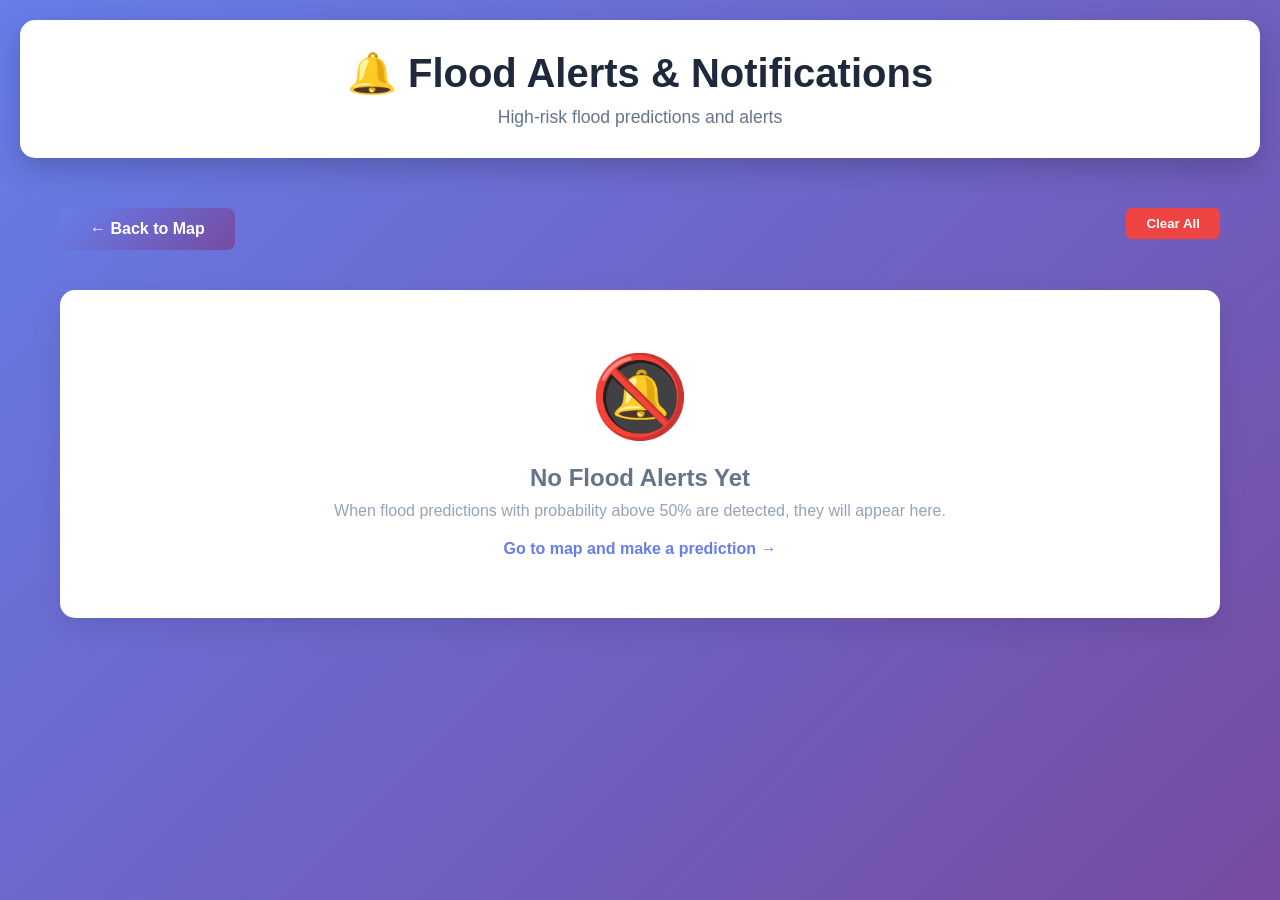
<file: templates/notifications.html>
<!DOCTYPE html>
<html lang="en">
<head>
    <meta charset="UTF-8">
    <meta name="viewport" content="width=device-width, initial-scale=1.0">
    <title>Flood Alerts & Notifications</title>
    <link rel="stylesheet" href="/static/css/style.css">
    <style>
        .notifications-container {
            max-width: 1200px;
            margin: 0 auto;
            padding: 20px;
        }

        .notification-alert {
            background: white;
            border-radius: 15px;
            padding:30px;
            margin-bottom: 20px;
            box-shadow: 0 10px 30px rgba(0, 0, 0, 0.15);
            border-left: 8px solid;
            animation: slideIn 0.3s ease-out;
        }

        @keyframes slideIn{
            from {
                transform: translateX(-100%);
                opacity: 0;
            }
            to {
                transform: translateX(0);
                opacity: 1;
            }
        }

        .notification-alert.high {
            border-left-color: #ef4444;
            background: linear-gradient(135deg, #fff 0%, #fef2f2 100%);
        }

        .notification-alert.medium {
            border-left-color: #fbbf24;
            background: linear-gradient(135deg, #fff 0%, #fefce8 100%);
        }

        .notification-alert.low {
            border-left-color: #4ade80;
            background: linear-gradient(135deg, #fff 0%, #f0fdf4 100%);
        }

        .notification-header {
            display: flex;
            align-items: center;
            justify-content: space-between;
            margin-bottom: 20px;
        }

        .notification-icon {
            font-size: 48px;
            margin-right: 20px;
        }

        .notification-title {
            flex: 1;
        }

        .notification-title h2 {
            margin: 0;
            color: #1e293b;
            font-size: 28px;
        }

        .notification-title p {
            margin: 5px 0 0 0;
            color: #64748b;
            font-size: 14px;
        }

        .notification-badge {
            padding: 10px 20px;
            border-radius: 25px;
            font-weight: bold;
            text-transform: uppercase;
            font-size: 14px;
        }

        .notification-badge.high {
            background: #ef4444;
            color: white;
        }

        .notification-badge.medium {
            background: #fbbf24;
            color: #78350f;
        }

        .notification-badge.low {
            background: #4ade80;
            color: #14532d;
        }

        .notification-body {
            display: grid;
            grid-template-columns: 1fr 1fr;
            gap: 20px;
            margin-top: 25px;
        }

        .notification-section {
            background: white;
            padding: 20px;
            border-radius: 10px;
            box-shadow: 0 2px 8px rgba(0, 0, 0, 0.08);
        }

        .notification-section h3 {
            margin: 0 0 15px 0;
            color: #334155;
            font-size: 18px;
            border-bottom: 2px solid #e2e8f0;
            padding-bottom: 10px;
        }

        .detail-item {
            display: flex;
            justify-content: space-between;
            padding: 10px 0;
            border-bottom: 1px solid #f1f5f9;
        }

        .detail-item:last-child {
            border-bottom: none;
        }

        .detail-label {
            color: #64748b;
            font-weight: 500;
        }

        .detail-value {
            color: #1e293b;
            font-weight: bold;
        }

        .recommendations {
            grid-column: 1 / -1;
        }

        .recommendations ul {
            margin: 0;
            padding-left: 20px;
        }

        .recommendations li {
            padding: 8px 0;
            color: #475569;
            line-height: 1.6;
        }

        .no-notifications {
            text-align: center;
            padding: 60px 20px;
            background: white;
            border-radius: 15px;
            box-shadow: 0 10px 30px rgba(0, 0, 0, 0.1);
        }

        .no-notifications-icon {
            font-size: 80px;
            margin-bottom: 20px;
        }

        .no-notifications h2 {
            color: #64748b;
            margin-bottom: 10px;
        }

        .no-notifications p {
            color: #94a3b8;
        }

        .back-button {
            display: inline-block;
            padding: 12px 30px;
            background: linear-gradient(135deg, #667eea 0%, #764ba2 100%);
            color: white;
            text-decoration: none;
            border-radius: 8px;
            margin-bottom: 20px;
            font-weight: 600;
            transition: transform 0.2s;
        }

        .back-button:hover {
            transform: translateY(-2px);
            box-shadow: 0 5px 15px rgba(102, 126, 234, 0.4);
        }

        .probability-meter {
            margin: 20px 0;
        }

        .probability-bar {
            height: 30px;
            background: #e2e8f0;
            border-radius: 15px;
            overflow: hidden;
            position: relative;
        }

        .probability-fill {
            height: 100%;
            transition: width 0.5s ease-out;
            display: flex;
            align-items: center;
            justify-content: flex-end;
            padding-right: 15px;
            color: white;
            font-weight: bold;
        }

        .probability-fill.high {
            background: linear-gradient(90deg, #ef4444 0%, #dc2626 100%);
        }

        .probability-fill.medium {
            background: linear-gradient(90deg, #fbbf24 0%, #f59e0b 100%);
        }

        .probability-fill.low {
            background: linear-gradient(90deg, #4ade80 0%, #22c55e 100%);
        }

        .features-grid {
            display: grid;
            grid-template-columns: repeat(2, 1fr);
            gap: 15px;
        }

        .feature-box {
            background: #f8fafc;
            padding: 15px;
            border-radius: 8px;
            border: 1px solid #e2e8f0;
        }

        .feature-box-icon {
            font-size: 24px;
            margin-bottom: 5px;
        }

        .feature-box-label {
            color: #64748b;
            font-size: 12px;
            text-transform: uppercase;
            margin-bottom: 5px;
        }

        .feature-box-value {
            color: #1e293b;
            font-size: 22px;
            font-weight: bold;
        }

        .clear-btn {
            float: right;
            padding: 8px 20px;
            background: #ef4444;
            color: white;
            border: none;
            border-radius: 6px;
            cursor: pointer;
            font-weight: 600;
            transition: background 0.2s;
        }

        .clear-btn:hover {
            background: #dc2626;
        }

        @media (max-width: 768px) {
            .notification-body {
                grid-template-columns: 1fr;
            }

            .features-grid {
                grid-template-columns: 1fr;
            }

            .notification-header {
                flex-direction: column;
                align-items: flex-start;
            }

            .notification-badge {
                margin-top: 10px;
            }
        }
    </style>
</head>
<body>
    <div class="header">
        <h1>🔔 Flood Alerts & Notifications</h1>
        <p>High-risk flood predictions and alerts</p>
    </div>

    <div class="notifications-container">
        <div style="margin-bottom: 20px;">
            <a href="/" class="back-button">← Back to Map</a>
            <button class="clear-btn" onclick="clearAllNotifications()">Clear All</button>
        </div>

        <div id="notificationsList">
            <!-- Notifications will be dynamically added here -->
        </div>

        <div class="no-notifications" id="noNotifications">
            <div class="no-notifications-icon">🔕</div>
            <h2>No Flood Alerts Yet</h2>
            <p>When flood predictions with probability above 50% are detected, they will appear here.</p>
            <p style="margin-top: 20px;">
                <a href="/" style="color: #667eea; text-decoration: none; font-weight: 600;">
                    Go to map and make a prediction →
                </a>
            </p>
        </div>
    </div>

    <script>
        // Load notifications from localStorage
        function loadNotifications() {
            const notifications = JSON.parse(localStorage.getItem('floodNotifications') || '[]');
            const container = document.getElementById('notificationsList');
            const noNotifications = document.getElementById('noNotifications');

            if (notifications.length === 0) {
                container.innerHTML = '';
                noNotifications.style.display = 'block';
                return;
            }

            noNotifications.style.display = 'none';
            
            // Sort by timestamp (newest first)
            notifications.sort((a, b) => new Date(b.timestamp) - new Date(a.timestamp));

            container.innerHTML = notifications.map((notif, index) => {
                const riskClass = notif.risk_level.toLowerCase();
                const probability = (notif.flood_probability * 100).toFixed(1);
                const date = new Date(notif.timestamp);
                const formattedDate = date.toLocaleString();

                let icon = '🔴';
                if (riskClass === 'medium') icon = '🟡';
                if (riskClass === 'low') icon = '🟢';

                return `
                    <div class="notification-alert ${riskClass}">
                        <div class="notification-header">
                            <div style="display: flex; align-items: center; flex: 1;">
                                <div class="notification-icon">${icon}</div>
                                <div class="notification-title">
                                    <h2>${notif.risk_level} RISK ALERT</h2>
                                    <p>📍 Location: ${notif.location.lat.toFixed(4)}°, ${notif.location.lon.toFixed(4)}° • ${formattedDate}</p>
                                </div>
                            </div>
                            <div>
                                <span class="notification-badge ${riskClass}">${notif.risk_level} RISK</span>
                            </div>
                        </div>

                        <div class="probability-meter">
                            <div class="probability-bar">
                                <div class="probability-fill ${riskClass}" style="width: ${probability}%;">
                                    ${probability}%
                                </div>
                            </div>
                        </div>

                        <div class="notification-body">
                            <div class="notification-section">
                                <h3>📊 Environmental Conditions</h3>
                                <div class="features-grid">
                                    <div class="feature-box">
                                        <div class="feature-box-icon">🌧️</div>
                                        <div class="feature-box-label">Rainfall (7-day)</div>
                                        <div class="feature-box-value">${notif.features.rainfall_7d_mm.toFixed(1)} mm</div>
                                    </div>
                                    <div class="feature-box">
                                        <div class="feature-box-icon">💧</div>
                                        <div class="feature-box-label">Soil Moisture</div>
                                        <div class="feature-box-value">${notif.features.soil_moisture.toFixed(1)}</div>
                                    </div>
                                    <div class="feature-box">
                                        <div class="feature-box-icon">⛰️</div>
                                        <div class="feature-box-label">Elevation</div>
                                        <div class="feature-box-value">${notif.features.elevation_m.toFixed(1)} m</div>
                                    </div>
                                    <div class="feature-box">
                                        <div class="feature-box-icon">📐</div>
                                        <div class="feature-box-label">Slope</div>
                                        <div class="feature-box-value">${notif.features.slope_deg.toFixed(1)}°</div>
                                    </div>
                                </div>
                            </div>

                            <div class="notification-section">
                                <h3>📍 Location Details</h3>
                                <div class="detail-item">
                                    <span class="detail-label">Latitude</span>
                                    <span class="detail-value">${notif.location.lat.toFixed(6)}°</span>
                                </div>
                                <div class="detail-item">
                                    <span class="detail-label">Longitude</span>
                                    <span class="detail-value">${notif.location.lon.toFixed(6)}°</span>
                                </div>
                                <div class="detail-item">
                                    <span class="detail-label">Probability</span>
                                    <span class="detail-value">${probability}%</span>
                                </div>
                                <div class="detail-item">
                                    <span class="detail-label">Risk Level</span>
                                    <span class="detail-value">${notif.risk_level}</span>
                                </div>
                                ${notif.data_source ? `
                                <div class="detail-item">
                                    <span class="detail-label">Data Source</span>
                                    <span class="detail-value">${notif.data_source}</span>
                                </div>
                                ` : ''}
                            </div>

                            <div class="notification-section recommendations">
                                <h3>⚠️ Recommended Actions</h3>
                                <ul>
                                    <li><strong>Monitor weather updates closely</strong> - Stay informed about changing conditions</li>
                                    <li><strong>Prepare emergency supplies</strong> - Water, food, first aid kit, flashlight, batteries</li>
                                    <li><strong>Evacuation kit ready</strong> - Important documents, medications, valuables</li>
                                    <li><strong>Stay informed</strong> - Local flood warnings and emergency broadcasts</li>
                                    <li><strong>Avoid flood-prone areas</strong> - Stay away from low-lying zones and water bodies</li>
                                    <li><strong>Emergency contacts</strong> - Keep phone numbers readily available</li>
                                    ${riskClass === 'high' ? '<li><strong style="color: #ef4444;">URGENT: Consider evacuation</strong> - Move to higher ground immediately if advised</li>' : ''}
                                </ul>
                            </div>
                        </div>

                        <div style="text-align: right; margin-top: 20px;">
                            <button class="clear-btn" onclick="removeNotification(${index})" style="float: none; background: #94a3b8;">
                                Dismiss
                            </button>
                        </div>
                    </div>
                `;
            }).join('');
        }

        function removeNotification(index) {
            const notifications = JSON.parse(localStorage.getItem('floodNotifications') || '[]');
            notifications.splice(index, 1);
            localStorage.setItem('floodNotifications', JSON.stringify(notifications));
            loadNotifications();
        }

        function clearAllNotifications() {
            if (confirm('Are you sure you want to clear all notifications?')) {
                localStorage.removeItem('floodNotifications');
                loadNotifications();
            }
        }

        // Load notifications on page load
        document.addEventListener('DOMContentLoaded', loadNotifications);

        // Listen for new notifications from other tabs
        window.addEventListener('storage', (e) => {
            if (e.key === 'floodNotifications') {
                loadNotifications();
            }
        });
    </script>
</body>
</html>
</file>
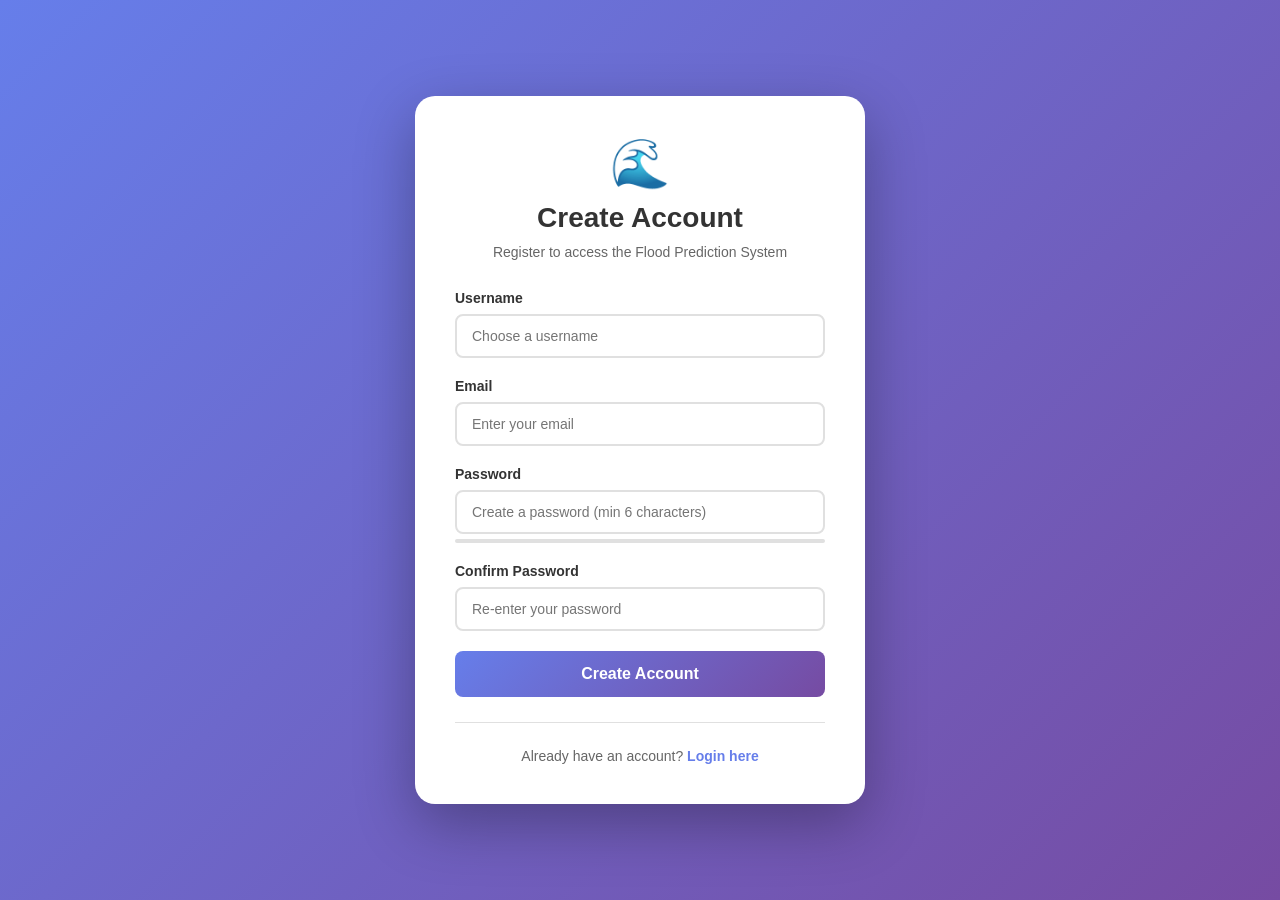
<file: templates/register.html>
<!DOCTYPE html>
<html lang="en">
<head>
    <meta charset="UTF-8">
    <meta name="viewport" content="width=device-width, initial-scale=1.0">
    <title>Register - Flood Prediction System</title>
    <style>
        * {
            margin: 0;
            padding: 0;
            box-sizing: border-box;
        }

        body {
            font-family: 'Segoe UI', Tahoma, Geneva, Verdana, sans-serif;
            background: linear-gradient(135deg, #667eea 0%, #764ba2 100%);
            min-height: 100vh;
            display: flex;
            align-items: center;
            justify-content: center;
            padding: 20px;
        }

        .auth-container {
            background: white;
            border-radius: 20px;
            box-shadow: 0 20px 60px rgba(0, 0, 0, 0.3);
            max-width: 450px;
            width: 100%;
            padding: 40px;
            animation: slideIn 0.5s ease-out;
        }

        @keyframes slideIn {
            from {
                opacity: 0;
                transform: translateY(-30px);
            }
            to {
                opacity: 1;
                transform: translateY(0);
            }
        }

        .auth-header {
            text-align: center;
            margin-bottom: 30px;
        }

        .auth-header h1 {
            color: #333;
            font-size: 28px;
            margin-bottom: 10px;
        }

        .auth-header p {
            color: #666;
            font-size: 14px;
        }

        .form-group {
            margin-bottom: 20px;
        }

        .form-group label {
            display: block;
            color: #333;
            font-weight: 600;
            margin-bottom: 8px;
            font-size: 14px;
        }

        .form-group input {
            width: 100%;
            padding: 12px 15px;
            border: 2px solid #e0e0e0;
            border-radius: 8px;
            font-size: 14px;
            transition: all 0.3s ease;
        }

        .form-group input:focus {
            outline: none;
            border-color: #667eea;
            box-shadow: 0 0 0 3px rgba(102, 126, 234, 0.1);
        }

        .form-group input.error-input {
            border-color: #f44336;
        }

        .field-error {
            color: #f44336;
            font-size: 12px;
            margin-top: 5px;
            display: none;
        }

        .field-error.show {
            display: block;
        }

        .error-message {
            background: #fee;
            border: 1px solid #fcc;
            color: #c33;
            padding: 12px;
            border-radius: 8px;
            margin-bottom: 20px;
            font-size: 14px;
            display: none;
        }

        .error-message.show {
            display: block;
        }

        .success-message {
            background: #efe;
            border: 1px solid #cfc;
            color: #3c3;
            padding: 12px;
            border-radius: 8px;
            margin-bottom: 20px;
            font-size: 14px;
            display: none;
        }

        .success-message.show {
            display: block;
        }

        .btn-primary {
            width: 100%;
            padding: 14px;
            background: linear-gradient(135deg, #667eea 0%, #764ba2 100%);
            color: white;
            border: none;
            border-radius: 8px;
            font-size: 16px;
            font-weight: 600;
            cursor: pointer;
            transition: transform 0.2s ease, box-shadow 0.2s ease;
        }

        .btn-primary:hover {
            transform: translateY(-2px);
            box-shadow: 0 10px 20px rgba(102, 126, 234, 0.3);
        }

        .btn-primary:active {
            transform: translateY(0);
        }

        .btn-primary:disabled {
            opacity: 0.6;
            cursor: not-allowed;
            transform: none;
        }

        .auth-footer {
            text-align: center;
            margin-top: 25px;
            padding-top: 25px;
            border-top: 1px solid #e0e0e0;
        }

        .auth-footer p {
            color: #666;
            font-size: 14px;
        }

        .auth-footer a {
            color: #667eea;
            text-decoration: none;
            font-weight: 600;
        }

        .auth-footer a:hover {
            text-decoration: underline;
        }

        .loading-spinner {
            display: none;
            width: 20px;
            height: 20px;
            border: 3px solid #f3f3f3;
            border-top: 3px solid #667eea;
            border-radius: 50%;
            animation: spin 1s linear infinite;
            margin: 0 auto 20px;
        }

        .loading-spinner.show {
            display: block;
        }

        @keyframes spin {
            0% { transform: rotate(0deg); }
            100% { transform: rotate(360deg); }
        }

        .logo {
            font-size: 48px;
            text-align: center;
            margin-bottom: 10px;
        }

        .password-strength {
            margin-top: 5px;
            font-size: 12px;
        }

        .strength-bar {
            height: 4px;
            background: #e0e0e0;
            border-radius: 2px;
            overflow: hidden;
            margin-top: 5px;
        }

        .strength-bar-fill {
            height: 100%;
            width: 0%;
            transition: width 0.3s, background 0.3s;
        }

        .strength-weak { background: #f44336; width: 33%; }
        .strength-medium { background: #ff9800; width: 66%; }
        .strength-strong { background: #4caf50; width: 100%; }
    </style>
</head>
<body>
    <div class="auth-container">
        <div class="auth-header">
            <div class="logo">🌊</div>
            <h1>Create Account</h1>
            <p>Register to access the Flood Prediction System</p>
        </div>

        <div class="loading-spinner" id="loading"></div>
        <div class="error-message" id="error"></div>
        <div class="success-message" id="success"></div>

        <form id="registerForm">
            <div class="form-group">
                <label for="username">Username</label>
                <input 
                    type="text" 
                    id="username" 
                    name="username" 
                    placeholder="Choose a username"
                    required
                    autocomplete="username"
                    minlength="3"
                    maxlength="50"
                >
                <div class="field-error" id="usernameError"></div>
            </div>

            <div class="form-group">
                <label for="email">Email</label>
                <input 
                    type="email" 
                    id="email" 
                    name="email" 
                    placeholder="Enter your email"
                    required
                    autocomplete="email"
                >
                <div class="field-error" id="emailError"></div>
            </div>

            <div class="form-group">
                <label for="password">Password</label>
                <input 
                    type="password" 
                    id="password" 
                    name="password" 
                    placeholder="Create a password (min 6 characters)"
                    required
                    autocomplete="new-password"
                    minlength="6"
                >
                <div class="strength-bar">
                    <div class="strength-bar-fill" id="strengthBar"></div>
                </div>
                <div class="field-error" id="passwordError"></div>
            </div>

            <div class="form-group">
                <label for="retype_password">Confirm Password</label>
                <input 
                    type="password" 
                    id="retype_password" 
                    name="retype_password" 
                    placeholder="Re-enter your password"
                    required
                    autocomplete="new-password"
                >
                <div class="field-error" id="retypePasswordError"></div>
            </div>

            <button type="submit" class="btn-primary" id="registerButton">
                Create Account
            </button>
        </form>

        <div class="auth-footer">
            <p>Already have an account? <a href="/login">Login here</a></p>
        </div>
    </div>

    <script>
        const registerForm = document.getElementById('registerForm');
        const registerButton = document.getElementById('registerButton');
        const loading = document.getElementById('loading');
        const errorDiv = document.getElementById('error');
        const successDiv = document.getElementById('success');
        const strengthBar = document.getElementById('strengthBar');
        const passwordInput = document.getElementById('password');

        function showError(message) {
            errorDiv.textContent = message;
            errorDiv.classList.add('show');
            successDiv.classList.remove('show');
        }

        function showSuccess(message) {
            successDiv.textContent = message;
            successDiv.classList.add('show');
            errorDiv.classList.remove('show');
        }

        function hideMessages() {
            errorDiv.classList.remove('show');
            successDiv.classList.remove('show');
        }

        function showFieldError(fieldId, message) {
            const errorElement = document.getElementById(fieldId + 'Error');
            const inputElement = document.getElementById(fieldId);
            if (errorElement && inputElement) {
                errorElement.textContent = message;
                errorElement.classList.add('show');
                inputElement.classList.add('error-input');
            }
        }

        function clearFieldErrors() {
            document.querySelectorAll('.field-error').forEach(el => el.classList.remove('show'));
            document.querySelectorAll('input').forEach(el => el.classList.remove('error-input'));
        }

        // Password strength indicator
        passwordInput.addEventListener('input', (e) => {
            const password = e.target.value;
            const strength = calculatePasswordStrength(password);
            
            strengthBar.className = 'strength-bar-fill';
            if (strength === 'weak') strengthBar.classList.add('strength-weak');
            else if (strength === 'medium') strengthBar.classList.add('strength-medium');
            else if (strength === 'strong') strengthBar.classList.add('strength-strong');
        });

        function calculatePasswordStrength(password) {
            if (password.length < 6) return 'weak';
            
            let strength = 0;
            if (password.length >= 8) strength++;
            if (/[A-Z]/.test(password)) strength++;
            if (/[0-9]/.test(password)) strength++;
            if (/[^A-Za-z0-9]/.test(password)) strength++;
            
            if (strength <= 1) return 'weak';
            if (strength <= 2) return 'medium';
            return 'strong';
        }

        registerForm.addEventListener('submit', async (e) => {
            e.preventDefault();
            hideMessages();
            clearFieldErrors();

            const username = document.getElementById('username').value.trim();
            const email = document.getElementById('email').value.trim();
            const password = document.getElementById('password').value;
            const retypePassword = document.getElementById('retype_password').value;

            // Client-side validation
            if (password !== retypePassword) {
                showFieldError('retype_password', 'Passwords do not match');
                return;
            }

            if (password.length < 6) {
                showFieldError('password', 'Password must be at least 6 characters');
                return;
            }

            // Show loading state
            registerButton.disabled = true;
            registerButton.textContent = 'Creating Account...';
            loading.classList.add('show');

            try {
                const response = await fetch('/register', {
                    method: 'POST',
                    headers: {
                        'Content-Type': 'application/json',
                    },
                    body: JSON.stringify({
                        username: username,
                        email: email,
                        password: password,
                        retype_password: retypePassword
                    }),
                    credentials: 'include'
                });

                const data = await response.json();

                if (data.success) {
                    showSuccess(data.message || 'Registration successful! Redirecting...');
                    setTimeout(() => {
                        window.location.href = data.redirect || '/';
                    }, 1500);
                } else {
                    // Show field-specific errors
                    if (data.errors) {
                        if (data.errors.username) showFieldError('username', data.errors.username);
                        if (data.errors.email) showFieldError('email', data.errors.email);
                        if (data.errors.password) showFieldError('password', data.errors.password);
                        if (data.errors.general) showError(data.errors.general);
                    } else {
                        showError('Registration failed. Please try again.');
                    }
                    
                    registerButton.disabled = false;
                    registerButton.textContent = 'Create Account';
                    loading.classList.remove('show');
                }
            } catch (error) {
                showError('Network error. Please check your connection and try again.');
                registerButton.disabled = false;
                registerButton.textContent = 'Create Account';
                loading.classList.remove('show');
            }
        });
    </script>
</body>
</html>
</file>
<file: static/css/style.css>
/* Global Styles */
* {
    margin: 0;
    padding: 0;
    box-sizing: border-box;
}

body {
    font-family: 'Segoe UI', Tahoma, Geneva, Verdana, sans-serif;
    background: linear-gradient(135deg, #667eea 0%, #764ba2 100%);
    min-height: 100vh;
    padding: 20px;
}

.container {
    max-width: 1400px;
    margin: 0 auto;
}

/* Header */
.header {
    background: white;
    padding: 30px;
    border-radius: 15px;
    text-align: center;
    margin-bottom: 30px;
    box-shadow: 0 10px 30px rgba(0, 0, 0, 0.2);
}

.header h1 {
    color: #1e293b;
    font-size: 2.5em;
    margin-bottom: 10px;
}

.header p {
    color: #64748b;
    font-size: 1.1em;
}

/* Main Content */
.main-content {
    display: grid;
    grid-template-columns: 450px 1fr;
    gap: 30px;
    margin-bottom: 30px;
}

@media (max-width: 1024px) {
    .main-content {
        grid-template-columns: 1fr;
    }
}

/* Card Styles */
.card {
    background: white;
    padding: 25px;
    border-radius: 15px;
    box-shadow: 0 10px 30px rgba(0, 0, 0, 0.1);
    margin-bottom: 20px;
}

.card h2 {
    color: #1e293b;
    margin-bottom: 20px;
    font-size: 1.5em;
}

/* Input Section */
.input-group {
    margin-bottom: 15px;
}

.input-group label {
    display: block;
    margin-bottom: 5px;
    color: #475569;
    font-weight: 600;
}

.input-group input {
    width: 100%;
    padding: 12px;
    border: 2px solid #e2e8f0;
    border-radius: 8px;
    font-size: 16px;
    transition: border-color 0.3s;
}

.input-group input:focus {
    outline: none;
    border-color: #667eea;
}

/* Buttons */
.btn-primary {
    width: 100%;
    padding: 15px;
    background: linear-gradient(135deg, #667eea 0%, #764ba2 100%);
    color: white;
    border: none;
    border-radius: 8px;
    font-size: 18px;
    font-weight: 600;
    cursor: pointer;
    transition: transform 0.2s, box-shadow 0.2s;
    margin-top: 10px;
}

.btn-primary:hover {
    transform: translateY(-2px);
    box-shadow: 0 5px 20px rgba(102, 126, 234, 0.4);
}

.btn-primary:active {
    transform: translateY(0);
}

.quick-locations {
    margin-top: 20px;
    padding-top: 20px;
    border-top: 2px solid #e2e8f0;
}

.quick-locations p {
    margin-bottom: 10px;
    color: #475569;
}

.btn-secondary {
    padding: 8px 15px;
    margin: 5px;
    background: #f1f5f9;
    border: 2px solid #e2e8f0;
    border-radius: 6px;
    cursor: pointer;
    font-size: 14px;
    transition: all 0.2s;
}

.btn-secondary:hover {
    background: #667eea;
    color: white;
    border-color: #667eea;
}

/* Risk Indicator */
.risk-indicator {
    text-align: center;
    margin-bottom: 20px;
}

.risk-gauge {
    width: 100%;
    height: 40px;
    background: #e2e8f0;
    border-radius: 20px;
    overflow: hidden;
    margin-bottom: 15px;
    position: relative;
}

.gauge-fill {
    height: 100%;
    background: linear-gradient(90deg, #4ade80 0%, #fbbf24 50%, #ef4444 100%);
    width: 0%;
    transition: width 1s ease-out;
    border-radius: 20px;
}

.risk-percentage {
    font-size: 3em;
    font-weight: bold;
    color: #1e293b;
}

/* Risk Badge */
.risk-badge {
    text-align: center;
    margin: 20px 0;
}

.risk-badge span {
    display: inline-block;
    padding: 10px 30px;
    border-radius: 25px;
    font-size: 1.2em;
    font-weight: bold;
    text-transform: uppercase;
}

.risk-low {
    background: #d1fae5;
    color: #065f46;
}

.risk-medium {
    background: #fef3c7;
    color: #92400e;
}

.risk-high {
    background: #fee2e2;
    color: #991b1b;
}

/* Features Grid */
.features-grid {
    display: grid;
    grid-template-columns: repeat(2, 1fr);
    gap: 15px;
    margin-top: 20px;
}

.feature-item {
    background: #f8fafc;
    padding: 15px;
    border-radius: 10px;
    text-align: center;
}

.feature-icon {
    font-size: 2em;
    margin-bottom: 5px;
}

.feature-label {
    color: #64748b;
    font-size: 0.9em;
    margin-bottom: 5px;
}

.feature-value {
    color: #1e293b;
    font-size: 1.2em;
    font-weight: bold;
}

/* Date Range */
.date-range {
    margin-top: 15px;
    padding: 10px;
    background: #f1f5f9;
    border-radius: 8px;
    text-align: center;
    color: #475569;
    font-size: 0.9em;
}

/* Loading Card */
.loading-card {
    text-align: center;
}

.loading-spinner {
    width: 50px;
    height: 50px;
    border: 5px solid #e2e8f0;
    border-top: 5px solid #667eea;
    border-radius: 50%;
    margin: 20px auto;
    animation: spin 1s linear infinite;
}

@keyframes spin {
    0% {
        transform: rotate(0deg);
    }

    100% {
        transform: rotate(360deg);
    }
}

/* Map */
.map-card {
    height: calc(100vh - 200px);
    display: flex;
    flex-direction: column;
}

#map {
    flex: 1;
    border-radius: 10px;
    margin-top: 10px;
}

.map-legend {
    display: flex;
    justify-content: center;
    gap: 20px;
    margin-top: 15px;
    padding-top: 15px;
    border-top: 2px solid #e2e8f0;
}

.legend-item {
    display: flex;
    align-items: center;
    gap: 8px;
    font-size: 0.9em;
    color: #475569;
}

.legend-color {
    width: 20px;
    height: 20px;
    border-radius: 4px;
}

/* Footer */
.footer {
    background: white;
    padding: 20px;
    border-radius: 15px;
    text-align: center;
    box-shadow: 0 10px 30px rgba(0, 0, 0, 0.1);
}

.footer p {
    color: #64748b;
}

/* Leaflet Popup Custom */
.leaflet-popup-content-wrapper {
    border-radius: 10px;
}

.popup-content {
    text-align: center;
    padding: 10px;
}

.popup-content h3 {
    margin-bottom: 10px;
    color: #1e293b;
}

.popup-risk {
    display: inline-block;
    padding: 5px 15px;
    border-radius: 15px;
    font-weight: bold;
    font-size: 0.9em;
}
</file>
